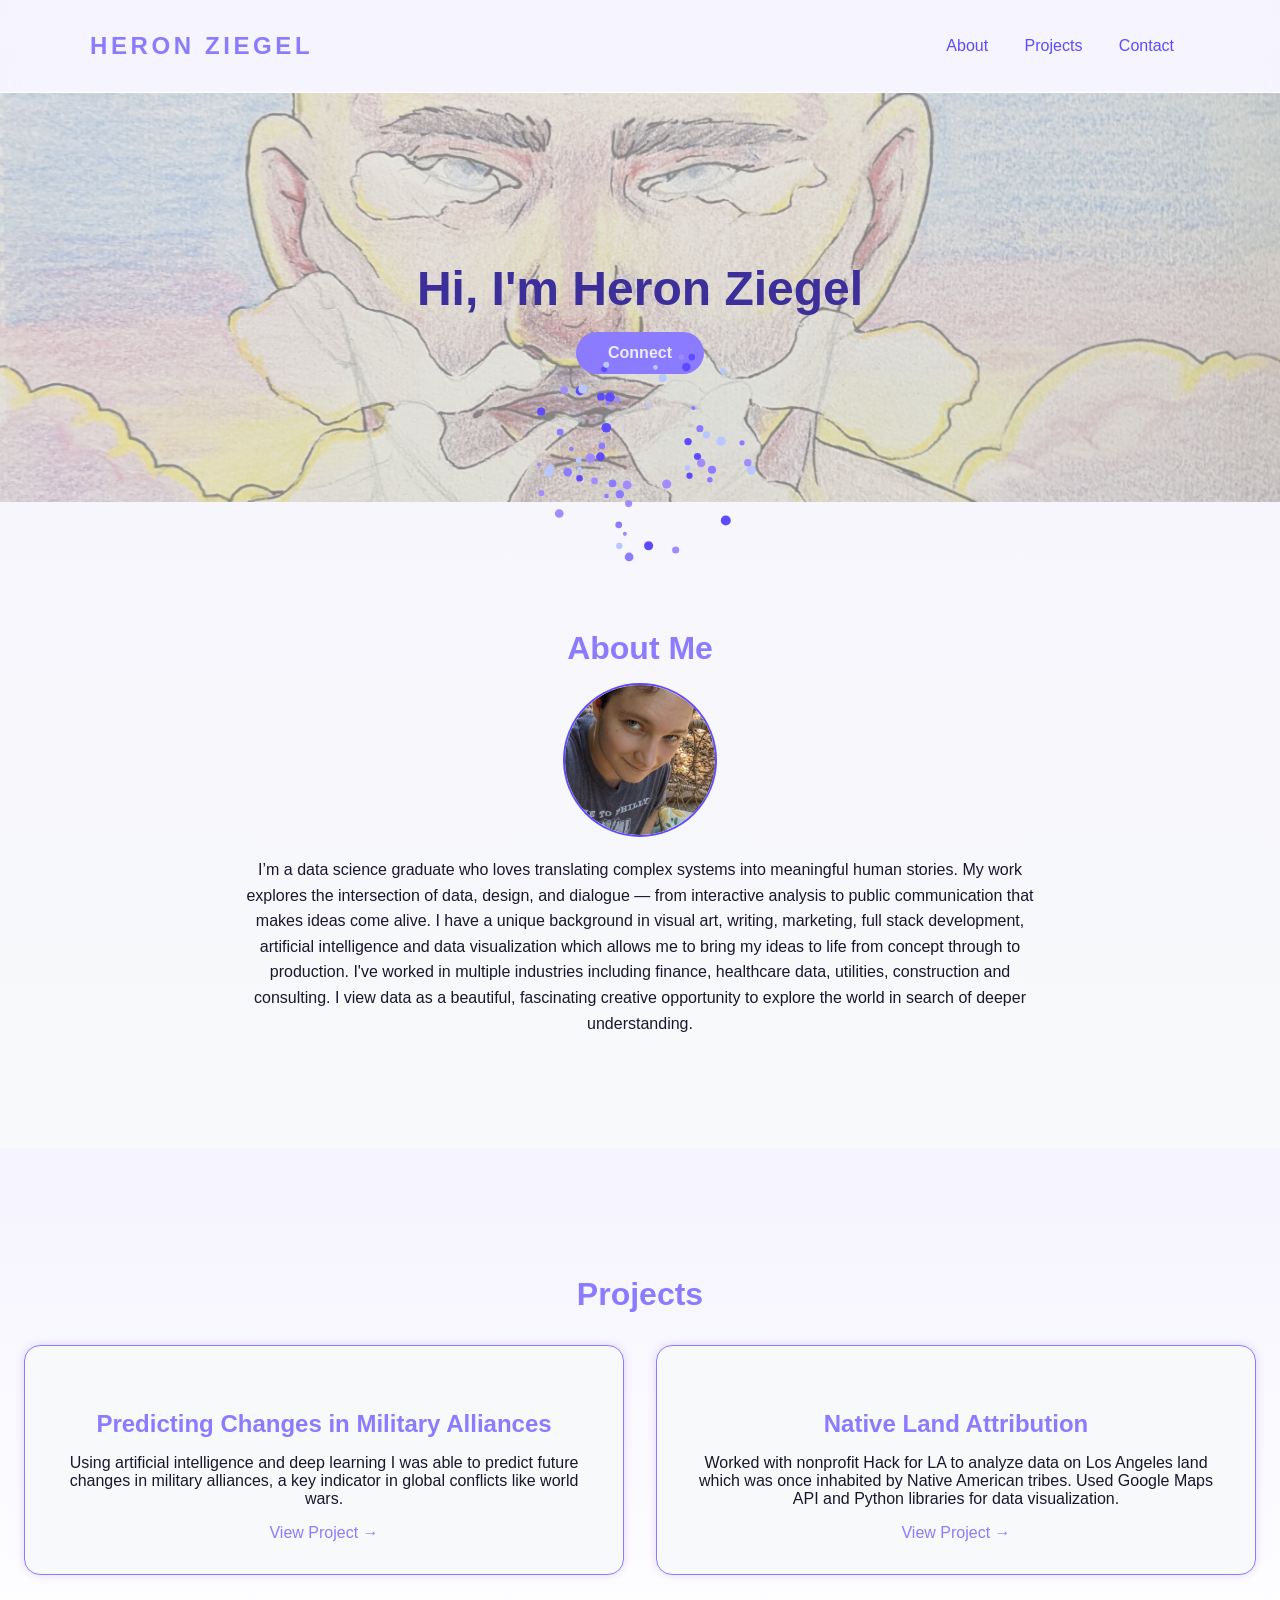
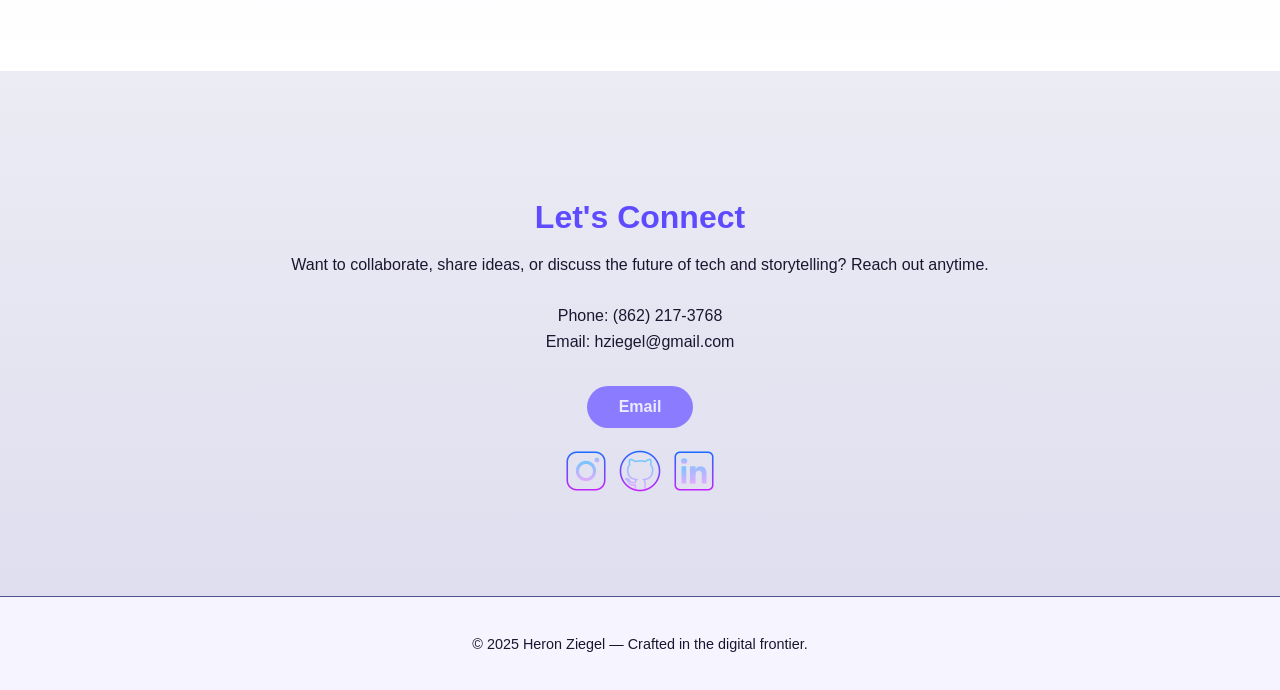
<file: index.html>
<!DOCTYPE html>
<html lang="en">
<head>
  <meta charset="UTF-8">
  <meta name="viewport" content="width=device-width, initial-scale=1.0">
  <title>Heron Ziegel</title>
  <link rel="stylesheet" href="style.css">

</head>
<body>
  <header>
    <div class="header-container">
      <h1>HERON ZIEGEL</h1>
      <nav>
        <a href="#about">About</a>
        <a href="#projects">Projects</a>
        <a href="#contact">Contact</a>
      </nav>
    </div>
  </header>

  <section id="hero">
    <h2>Hi, I'm Heron Ziegel</h2>
    <a href="#contact" class="button">Connect</a>
  </section>

  <section id="about">
    <h3>About Me</h3>
    <img src="look.jpg" alt="photo" id="photo">
    <p>I’m a data science graduate who loves translating complex systems into meaningful human stories. My work explores the intersection of data, design, and dialogue — from interactive analysis to public communication that makes ideas come alive. I have a unique background in visual art, writing, marketing, full stack development, artificial intelligence and data visualization which allows me to bring my ideas to life from concept through to production. I've worked in multiple industries including finance, healthcare data, utilities, construction and consulting. I view data as a beautiful, fascinating creative opportunity to explore the world in search of deeper understanding.
    </p>
  </section>

  <section id="projects">
    <h3>Projects</h3>
    <div id="projects-grid">
    <div class="project">
      <h4>Predicting Changes in Military Alliances</h4>
      <p>Using artificial intelligence and deep learning I was able to predict future changes in military alliances, a key indicator in global conflicts like world wars.</p>
      <a href="https://github.com/hziegel/Alliances" target="_blank">View Project →</a>
    </div>
    <div class="project">
      <h4>Native Land Attribution</h4>
      <p>Worked with nonprofit Hack for LA to analyze data on Los Angeles land which was once inhabited by Native American tribes. Used Google Maps API and Python libraries for data visualization.</p>
      <a href="Presentation.pdf" target="_blank">View Project →</a>
    </div>
    </div>
  </section>

  <section id="contact">
    <h3>Let's Connect</h3>
    <p>Want to collaborate, share ideas, or discuss the future of tech and storytelling? Reach out anytime.<br><br>
    Phone: (862) 217-3768<br>Email: hziegel@gmail.com</p>
    <a href="mailto:hziegel@gmail.com" class="button">Email</a></br></br>
    <a href="https://www.instagram.com/heron.ziegel" target="_blank"><img src="Icons8/ig.png" /></a>
    <a href="https://github.com/hziegel" target="_blank"><img src="Icons8/gh.png" /></a>
    <a href="https://www.linkedin.com/in/heron-ziegel/" target="_blank"><img src="Icons8/li.png" /></a>
  </section>

  <footer>
    <p>© 2025 Heron Ziegel — Crafted in the digital frontier.</p>
  </footer>
  <script src="mouse-swirls.js"></script>
</body>
</html>
</file>
<file: style.css>
/* General */

:root {
  --primary-color: #8b7bff;       /* Muted periwinkle-violet */
  --secondary-color: #5e4bff;     /* Rich royal blue accent */
  --primary-dark: #3c2f99;        /* Deep indigo for contrast and hover */
  --bg-light: #f5f4ff;            /* Very pale lavender background */
  --bg-dark: #0e0c1a;             /* Nearly-black indigo for dark mode */
  --text-light: #eceaff;          /* Soft lavender-white text for dark mode */
  --text-dark: #1b1630;           /* Deep slate-purple text for light mode */
  --card-light: #f8f9fa;          /* neutral light card (unchanged) */
  --card-dark: #4a5791;           /* dark blue card for contrast */
  --border-light: #dddcee;        /* gentle lavender-gray border */
  --border-dark: #1a1f3d;         /* deep indigo border */
  --link-hover: #b8c7ff;          /* subtle icy blue highlight */
}

body {
  background: linear-gradient(to bottom, var(--bg-light), var(--card-light), var(--border-light));
  color: var(--text-dark);
  font-family: Arial, Helvetica, sans-serif;
  margin: 0;
  padding: 0;
  text-align: center;
}

#swirlCanvas {
  position: fixed;
  top: 0;
  left: 0;
  width: 100vw;
  height: 100vh;
  pointer-events: none;
  z-index: 9999;
}


/* Header */
header {
  backdrop-filter: blur(8px);
  background-color: rgba(F, F, F, 0.4);
  border-bottom: 1px solid #FFF;
  position: sticky;
  top: 0;
  z-index: 50;
}
.header-container {
  max-width: 1100px;
  margin: 0 auto;
  padding: 1rem 1.5rem;
  display: flex;
  justify-content: space-between;
  align-items: center;
}
header h1 {
  color: var(--primary-color);
  font-size: 1.5rem;
  font-weight: 800;
  letter-spacing: 0.15em;
}
header nav a {
  color: var(--secondary-color);
  margin: 0 1rem;
  text-decoration: none;
  font-weight: 500;
  transition: color 0.3s ease;
}
header nav a:hover {
  color: var(--link-hover);
}

/* Hero Section */
#hero {
  background: linear-gradient(to bottom, var(--bg-light), #FFF);
  background-image: url("background.jpg");
  background-size: cover;
  background-position: center;
  background-repeat: no-repeat;
  padding: 8rem 1rem;
}
#hero h2 {
  font-size: 3rem;
  color: var(--primary-dark);
  font-weight: 800;
  margin-bottom: 1rem;
}
#hero p {
  color: var(--secondary_color);
  font-size: 1.2rem;
  max-width: 700px;
  margin: 0 auto 2rem;
}
.button {
  display: inline-block;
  background: var(--primary-color);
  color: var(--text-light);
  padding: 0.75rem 2rem;
  border-radius: 9999px;
  font-weight: 600;
  text-decoration: none;
  transition: background 0.3s, transform 0.2s;
}
.button:hover {
  background: var(--bg-dark);
  transform: scale(1.05);
}

/* About */
#about {
  max-width: 800px;
  margin: 0 auto;
  padding: 6rem 1.5rem;
}
#about h3 {
  font-size: 2rem;
  color: var(--primary-color);
  margin-bottom: 1rem;
}
#about p {
  color: var(--text-dark);
  line-height: 1.6;
}

/* Projects */
#projects {
  background: linear-gradient(to bottom, var(--bg-light), #FFF);
  padding: 6rem 1.5rem;
}
#projects h3 {
  font-size: 2rem;
  color: var(--primary-color);
  margin-bottom: 2rem;
}

#projects-grid {
            display: grid;
            grid-template-columns: repeat(auto-fit, minmax(300px, 1fr));
            gap: 2rem;
            margin-top: 2rem;
        }

.project {
  background: var(--card-light);
  border: 1px solid var(--primary-color);
  border-radius: 1rem;
  padding: 2rem;
  margin: 0 auto;
  max-width: 600px;
  box-shadow: 0 0 10px rgba(133, 64, 186, 0.2);
  transition: transform 0.3s, box-shadow 0.3s;
}
.project:hover {
  transform: translateY(-5px);
  box-shadow: 0 0 15px rgba(133, 64, 186, 0.2);
}
.project h4 {
  color: var(--primary-color);
  font-size: 1.5rem;
  margin-bottom: 1rem;
}
.project p {
  color: var(--text-dark);
  margin-bottom: 1rem;
}
.project a {
  color: var(--primary-color);
  text-decoration: none;
  font-weight: 500;
}
.project a:hover {
  text-decoration: underline;
}

/* Contact */
#contact {
  padding: 6rem 1.5rem;
  max-width: 700px;
  margin: 0 auto;
}
#contact h3 {
  font-size: 2rem;
  color: var(--secondary-color);
  margin-bottom: 1rem;
}
#contact p {
  color: var(--text-dark);
  margin-bottom: 2rem;
  line-height: 1.6;
}

#photo {
  border-radius: 50%; 
  max-width: 150px;
  border: 2px solid var(--secondary-color);
}

/* Footer */
footer {
  background: var(--bg-light);
  border-top: 1px solid var(--card-dark);
  padding: 1.5rem;
  color: var(--text-dark);
  font-size: 0.9rem;
}
</file>
